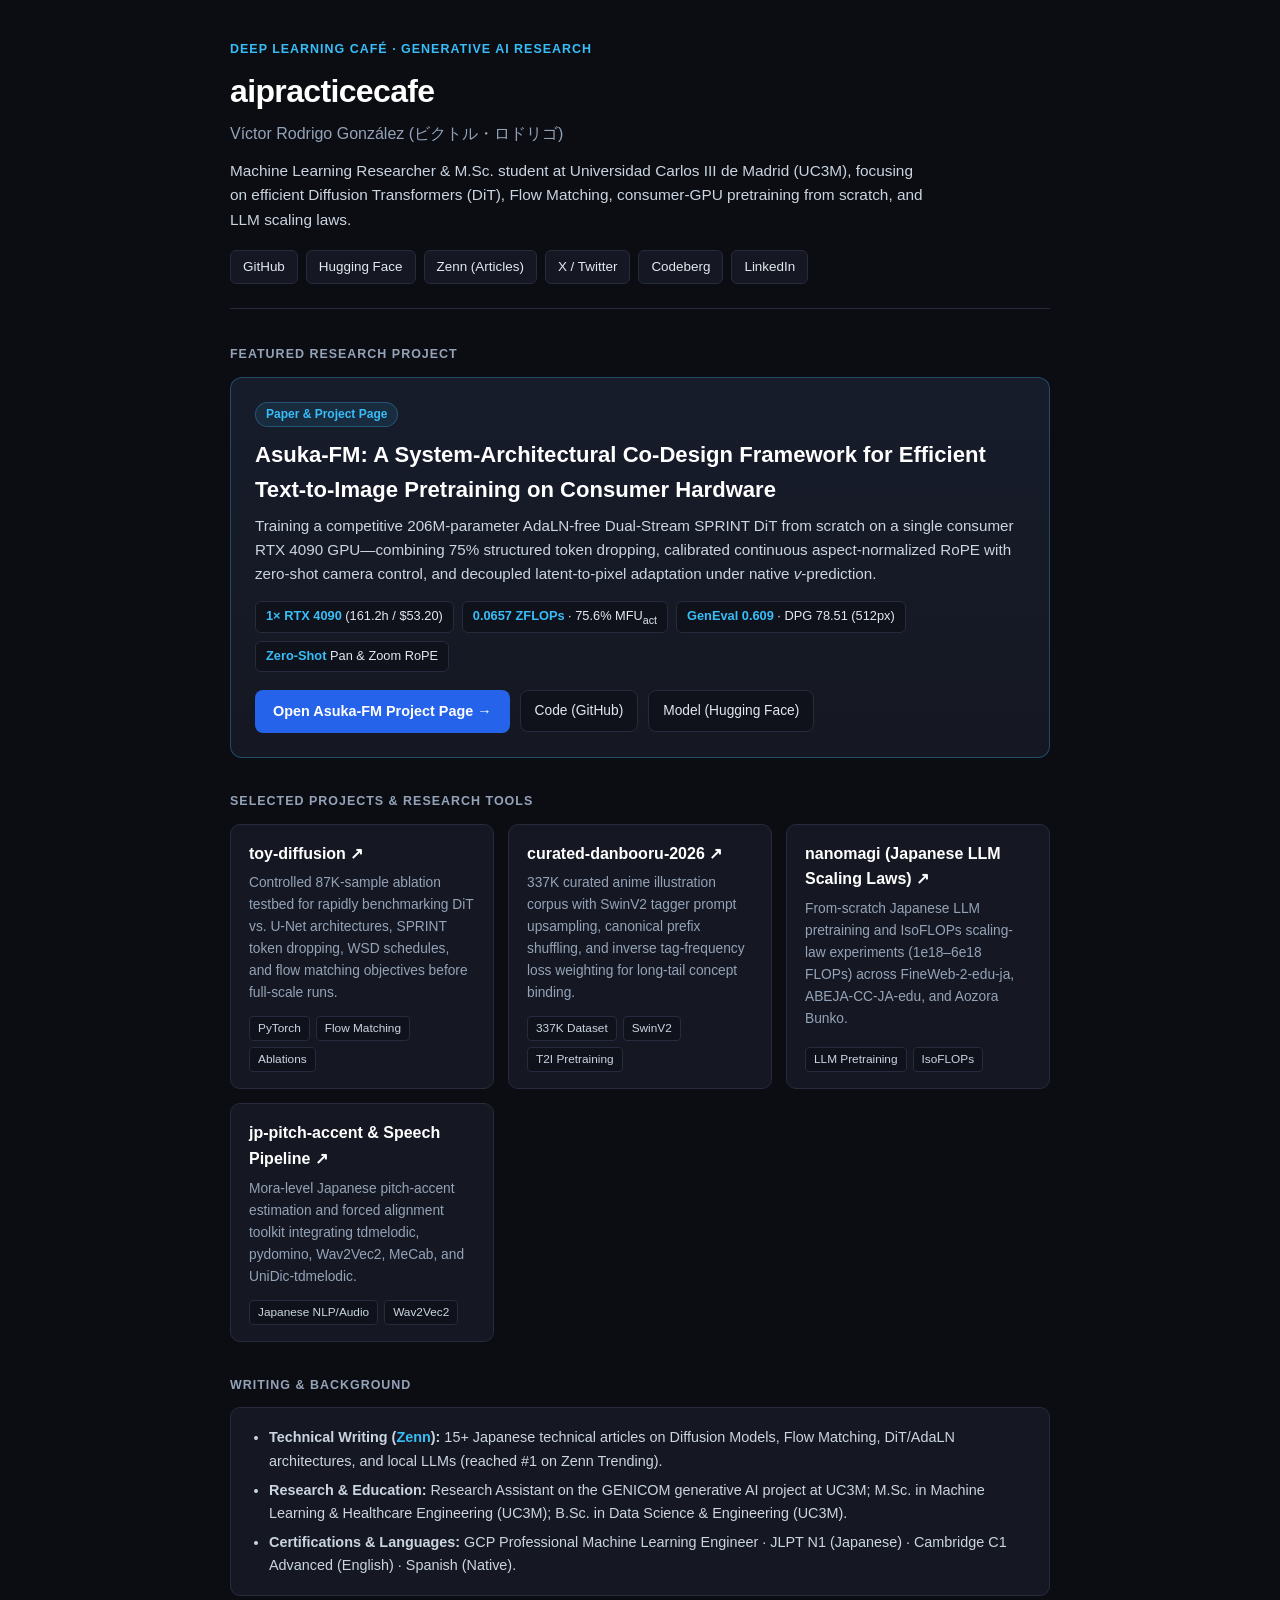
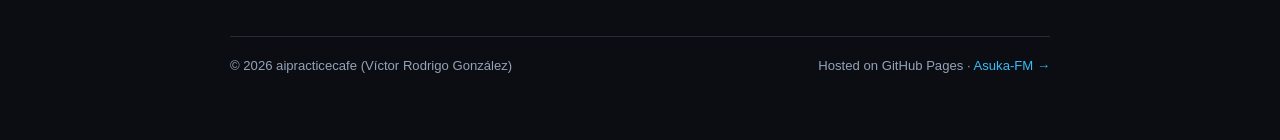
<file: index.html>
<!DOCTYPE html>
<html lang="en">
<head>
    <meta charset="UTF-8">
    <meta name="viewport" content="width=device-width, initial-scale=1.0">
    <title>aipracticecafe — Generative AI Research & Portfolio</title>
    <meta name="description" content="Research portfolio of aipracticecafe (Víctor Rodrigo González). Featuring Asuka-FM: efficient text-to-image pretraining on consumer hardware.">
    <style>
        :root {
            --bg: #0b0d13;
            --surface: #151822;
            --surface-alt: #0f121a;
            --border: #262b3d;
            --border-hover: #3b82f6;
            --text: #e2e8f0;
            --text-strong: #ffffff;
            --muted: #94a3b8;
            --accent: #38bdf8;
            --accent-bg: rgba(56, 189, 248, 0.1);
            --accent-border: rgba(56, 189, 248, 0.3);
        }

        * {
            box-sizing: border-box;
        }

        body {
            margin: 0;
            min-height: 100vh;
            background: var(--bg);
            color: var(--text);
            font-family: -apple-system, BlinkMacSystemFont, "Segoe UI", Roboto, Helvetica, Arial, sans-serif;
            line-height: 1.6;
            padding: 40px 20px 64px;
        }

        .container {
            max-width: 820px;
            margin: 0 auto;
        }

        /* Header / Profile */
        header {
            margin-bottom: 36px;
            padding-bottom: 24px;
            border-bottom: 1px solid var(--border);
        }

        .eyebrow {
            font-size: 0.78rem;
            text-transform: uppercase;
            letter-spacing: 0.08em;
            color: var(--accent);
            font-weight: 600;
            margin-bottom: 6px;
        }

        h1 {
            margin: 0;
            font-size: 2rem;
            color: var(--text-strong);
            letter-spacing: -0.02em;
        }

        .real-name {
            margin: 4px 0 12px;
            font-size: 1rem;
            color: var(--muted);
            font-weight: 500;
        }

        .bio {
            margin: 0 0 18px;
            color: #cbd5e1;
            font-size: 0.96rem;
            max-width: 700px;
        }

        .social-links {
            display: flex;
            flex-wrap: wrap;
            gap: 8px;
        }

        .pill-link {
            display: inline-flex;
            align-items: center;
            padding: 5px 12px;
            background: var(--surface);
            border: 1px solid var(--border);
            border-radius: 6px;
            color: var(--text);
            text-decoration: none;
            font-size: 0.84rem;
            transition: border-color 0.15s ease, color 0.15s ease, background 0.15s ease;
        }

        .pill-link:hover {
            border-color: var(--border-hover);
            color: var(--accent);
            background: #1a1f2e;
        }

        /* Sections */
        section {
            margin-bottom: 34px;
        }

        .section-label {
            font-size: 0.78rem;
            text-transform: uppercase;
            letter-spacing: 0.08em;
            color: var(--muted);
            margin: 0 0 12px;
            font-weight: 600;
        }

        /* Featured Asuka-FM Card */
        .featured-card {
            background: linear-gradient(180deg, #171c2b 0%, var(--surface) 100%);
            border: 1px solid var(--accent-border);
            border-radius: 12px;
            padding: 24px;
        }

        .featured-header {
            display: flex;
            justify-content: space-between;
            align-items: flex-start;
            gap: 12px;
            flex-wrap: wrap;
            margin-bottom: 10px;
        }

        .featured-badge {
            display: inline-block;
            font-size: 0.75rem;
            font-weight: 600;
            color: var(--accent);
            background: var(--accent-bg);
            border: 1px solid var(--accent-border);
            padding: 2px 10px;
            border-radius: 999px;
        }

        .featured-title {
            margin: 0 0 6px;
            font-size: 1.38rem;
            color: var(--text-strong);
        }

        .featured-subtitle {
            margin: 0 0 14px;
            font-size: 0.95rem;
            color: #cbd5e1;
        }

        .metrics {
            display: flex;
            flex-wrap: wrap;
            gap: 8px;
            margin-bottom: 18px;
        }

        .metric {
            font-size: 0.8rem;
            color: var(--text);
            background: var(--surface-alt);
            border: 1px solid var(--border);
            padding: 4px 10px;
            border-radius: 6px;
        }

        .metric strong {
            color: var(--accent);
            font-weight: 600;
        }

        .cta-row {
            display: flex;
            flex-wrap: wrap;
            gap: 10px;
            align-items: center;
        }

        .btn-primary {
            display: inline-flex;
            align-items: center;
            gap: 6px;
            padding: 10px 18px;
            background: #2563eb;
            color: #ffffff;
            text-decoration: none;
            font-weight: 600;
            font-size: 0.9rem;
            border-radius: 8px;
            transition: background 0.15s ease;
        }

        .btn-primary:hover {
            background: #1d4ed8;
        }

        .btn-secondary {
            display: inline-flex;
            align-items: center;
            padding: 9px 14px;
            background: var(--surface-alt);
            border: 1px solid var(--border);
            color: var(--text);
            text-decoration: none;
            font-size: 0.86rem;
            border-radius: 8px;
            transition: border-color 0.15s ease, color 0.15s ease;
        }

        .btn-secondary:hover {
            border-color: var(--border-hover);
            color: var(--accent);
        }

        /* Secondary Projects Grid */
        .grid {
            display: grid;
            grid-template-columns: repeat(auto-fit, minmax(250px, 1fr));
            gap: 14px;
        }

        .card {
            background: var(--surface);
            border: 1px solid var(--border);
            border-radius: 10px;
            padding: 16px 18px;
            display: flex;
            flex-direction: column;
            justify-content: space-between;
        }

        .card h3 {
            margin: 0 0 6px;
            font-size: 1rem;
            color: var(--text-strong);
        }

        .card h3 a {
            color: inherit;
            text-decoration: none;
        }

        .card h3 a:hover {
            color: var(--accent);
        }

        .card p {
            margin: 0 0 12px;
            font-size: 0.86rem;
            color: var(--muted);
        }

        .tags {
            display: flex;
            flex-wrap: wrap;
            gap: 6px;
        }

        .tag {
            font-size: 0.74rem;
            color: #cbd5e1;
            background: var(--surface-alt);
            border: 1px solid var(--border);
            padding: 2px 8px;
            border-radius: 4px;
        }

        /* Background / Writing strip */
        .info-box {
            background: var(--surface);
            border: 1px solid var(--border);
            border-radius: 10px;
            padding: 18px 20px;
            font-size: 0.9rem;
            color: #cbd5e1;
        }

        .info-list {
            margin: 0;
            padding-left: 18px;
        }

        .info-list li {
            margin-bottom: 6px;
        }

        .info-list li:last-child {
            margin-bottom: 0;
        }

        .info-list a {
            color: var(--accent);
            text-decoration: none;
        }

        .info-list a:hover {
            text-decoration: underline;
        }

        footer {
            margin-top: 40px;
            padding-top: 18px;
            border-top: 1px solid var(--border);
            font-size: 0.82rem;
            color: var(--muted);
            display: flex;
            justify-content: space-between;
            flex-wrap: wrap;
            gap: 8px;
        }
    </style>
</head>
<body>
    <div class="container">
        <header>
            <div class="eyebrow">Deep Learning Café · Generative AI Research</div>
            <h1>aipracticecafe</h1>
            <div class="real-name">Víctor Rodrigo González (ビクトル・ロドリゴ)</div>
            <p class="bio">
                Machine Learning Researcher &amp; M.Sc. student at Universidad Carlos III de Madrid (UC3M), focusing on
                efficient Diffusion Transformers (DiT), Flow Matching, consumer-GPU pretraining from scratch, and LLM scaling laws.
            </p>
            <nav class="social-links" aria-label="External profiles">
                <a class="pill-link" href="https://github.com/deeplearningcafe" target="_blank" rel="noopener">GitHub</a>
                <a class="pill-link" href="https://huggingface.co/aipracticecafe" target="_blank" rel="noopener">Hugging Face</a>
                <a class="pill-link" href="https://zenn.dev/fuwamoekissaten" target="_blank" rel="noopener">Zenn (Articles)</a>
                <a class="pill-link" href="https://x.com/aipracticecafe" target="_blank" rel="noopener">X / Twitter</a>
                <a class="pill-link" href="https://codeberg.org/aipracticecafe" target="_blank" rel="noopener">Codeberg</a>
                <a class="pill-link" href="https://www.linkedin.com/in/v%C3%ADctor-rodrigo-2754592a8" target="_blank" rel="noopener">LinkedIn</a>
            </nav>
        </header>

        <section aria-labelledby="featured-heading">
            <h2 id="featured-heading" class="section-label">Featured Research Project</h2>
            <article class="featured-card">
                <div class="featured-header">
                    <span class="featured-badge">Paper &amp; Project Page</span>
                </div>
                <h3 class="featured-title">Asuka-FM: A System-Architectural Co-Design Framework for Efficient Text-to-Image Pretraining on Consumer Hardware</h3>
                <p class="featured-subtitle">
                    Training a competitive 206M-parameter AdaLN-free Dual-Stream SPRINT DiT from scratch on a single consumer RTX 4090 GPU—combining 75% structured token dropping, calibrated continuous aspect-normalized RoPE with zero-shot camera control, and decoupled latent-to-pixel adaptation under native <em>v</em>-prediction.
                </p>
                <div class="metrics">
                    <span class="metric"><strong>1× RTX 4090</strong> (161.2h / $53.20)</span>
                    <span class="metric"><strong>0.0657 ZFLOPs</strong> · 75.6% MFU<sub>act</sub></span>
                    <span class="metric"><strong>GenEval 0.609</strong> · DPG 78.51 (512px)</span>
                    <span class="metric"><strong>Zero-Shot</strong> Pan &amp; Zoom RoPE</span>
                </div>
                <div class="cta-row">
                    <a class="btn-primary" href="projects/asuka-fm/">Open Asuka-FM Project Page &rarr;</a>
                    <a class="btn-secondary" href="https://github.com/deeplearningcafe/asuka-fm" target="_blank" rel="noopener">Code (GitHub)</a>
                    <a class="btn-secondary" href="https://huggingface.co/aipracticecafe/asuka-fm-air" target="_blank" rel="noopener">Model (Hugging Face)</a>
                </div>
            </article>
        </section>

        <section aria-labelledby="projects-heading">
            <h2 id="projects-heading" class="section-label">Selected Projects &amp; Research Tools</h2>
            <div class="grid">
                <article class="card">
                    <div>
                        <h3><a href="https://github.com/deeplearningcafe/toy-diffusion" target="_blank" rel="noopener">toy-diffusion &nearr;</a></h3>
                        <p>Controlled 87K-sample ablation testbed for rapidly benchmarking DiT vs. U-Net architectures, SPRINT token dropping, WSD schedules, and flow matching objectives before full-scale runs.</p>
                    </div>
                    <div class="tags">
                        <span class="tag">PyTorch</span>
                        <span class="tag">Flow Matching</span>
                        <span class="tag">Ablations</span>
                    </div>
                </article>

                <article class="card">
                    <div>
                        <h3><a href="https://huggingface.co/datasets/aipracticecafe/curated-danbooru-2026" target="_blank" rel="noopener">curated-danbooru-2026 &nearr;</a></h3>
                        <p>337K curated anime illustration corpus with SwinV2 tagger prompt upsampling, canonical prefix shuffling, and inverse tag-frequency loss weighting for long-tail concept binding.</p>
                    </div>
                    <div class="tags">
                        <span class="tag">337K Dataset</span>
                        <span class="tag">SwinV2</span>
                        <span class="tag">T2I Pretraining</span>
                    </div>
                </article>

                <article class="card">
                    <div>
                        <h3><a href="https://github.com/deeplearningcafe/nanomagi" target="_blank" rel="noopener">nanomagi (Japanese LLM Scaling Laws) &nearr;</a></h3>
                        <p>From-scratch Japanese LLM pretraining and IsoFLOPs scaling-law experiments (1e18–6e18 FLOPs) across FineWeb-2-edu-ja, ABEJA-CC-JA-edu, and Aozora Bunko.</p>
                    </div>
                    <div class="tags">
                        <span class="tag">LLM Pretraining</span>
                        <span class="tag">IsoFLOPs</span>
                    </div>
                </article>

                <article class="card">
                    <div>
                        <h3><a href="https://github.com/deeplearningcafe/jp-pitch-accent-analyzer" target="_blank" rel="noopener">jp-pitch-accent &amp; Speech Pipeline &nearr;</a></h3>
                        <p>Mora-level Japanese pitch-accent estimation and forced alignment toolkit integrating tdmelodic, pydomino, Wav2Vec2, MeCab, and UniDic-tdmelodic.</p>
                    </div>
                    <div class="tags">
                        <span class="tag">Japanese NLP/Audio</span>
                        <span class="tag">Wav2Vec2</span>
                    </div>
                </article>
            </div>
        </section>

        <section aria-labelledby="about-heading">
            <h2 id="about-heading" class="section-label">Writing &amp; Background</h2>
            <div class="info-box">
                <ul class="info-list">
                    <li><strong>Technical Writing (<a href="https://zenn.dev/fuwamoekissaten" target="_blank" rel="noopener">Zenn</a>):</strong> 15+ Japanese technical articles on Diffusion Models, Flow Matching, DiT/AdaLN architectures, and local LLMs (reached #1 on Zenn Trending).</li>
                    <li><strong>Research &amp; Education:</strong> Research Assistant on the GENICOM generative AI project at UC3M; M.Sc. in Machine Learning &amp; Healthcare Engineering (UC3M); B.Sc. in Data Science &amp; Engineering (UC3M).</li>
                    <li><strong>Certifications &amp; Languages:</strong> GCP Professional Machine Learning Engineer · JLPT N1 (Japanese) · Cambridge C1 Advanced (English) · Spanish (Native).</li>
                </ul>
            </div>
        </section>

        <footer>
            <span>&copy; 2026 aipracticecafe (Víctor Rodrigo González)</span>
            <span>Hosted on GitHub Pages · <a href="projects/asuka-fm/" style="color: var(--accent); text-decoration: none;">Asuka-FM &rarr;</a></span>
        </footer>
    </div>
</body>
</html>
</file>
